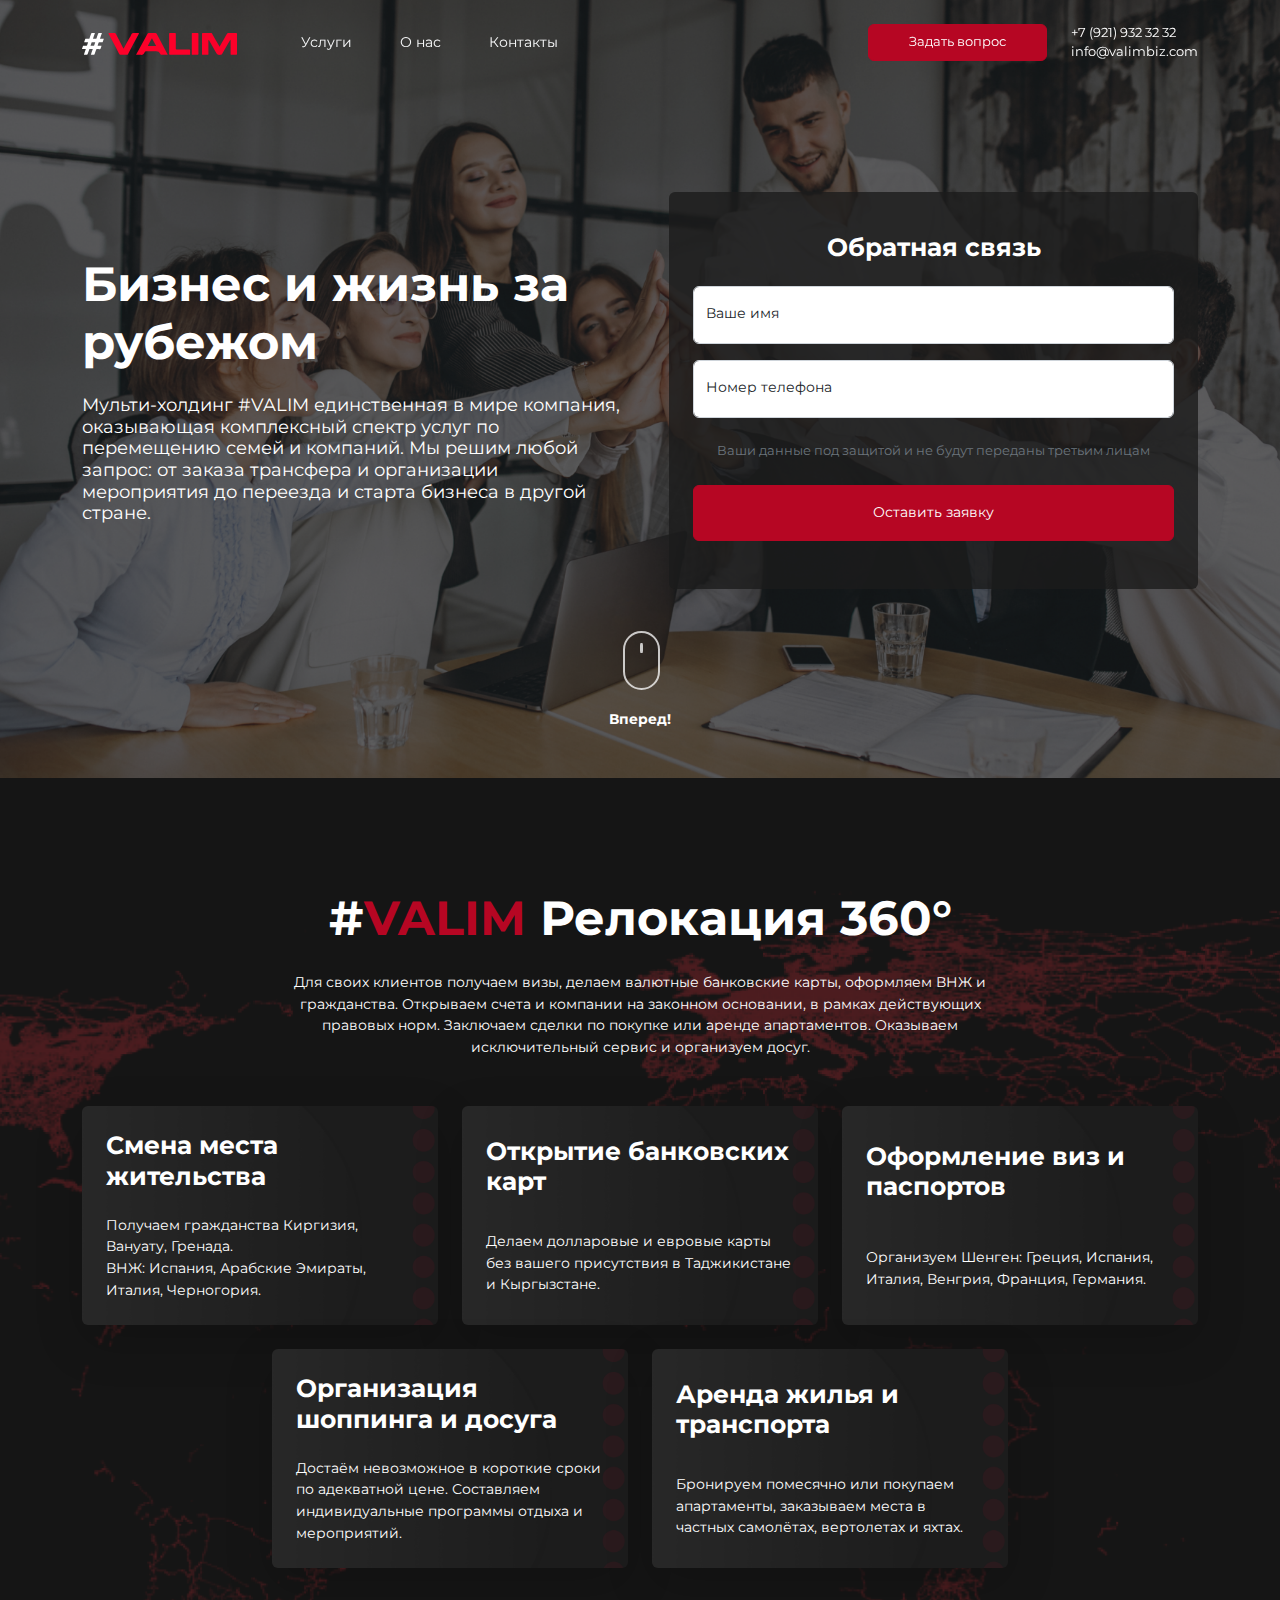
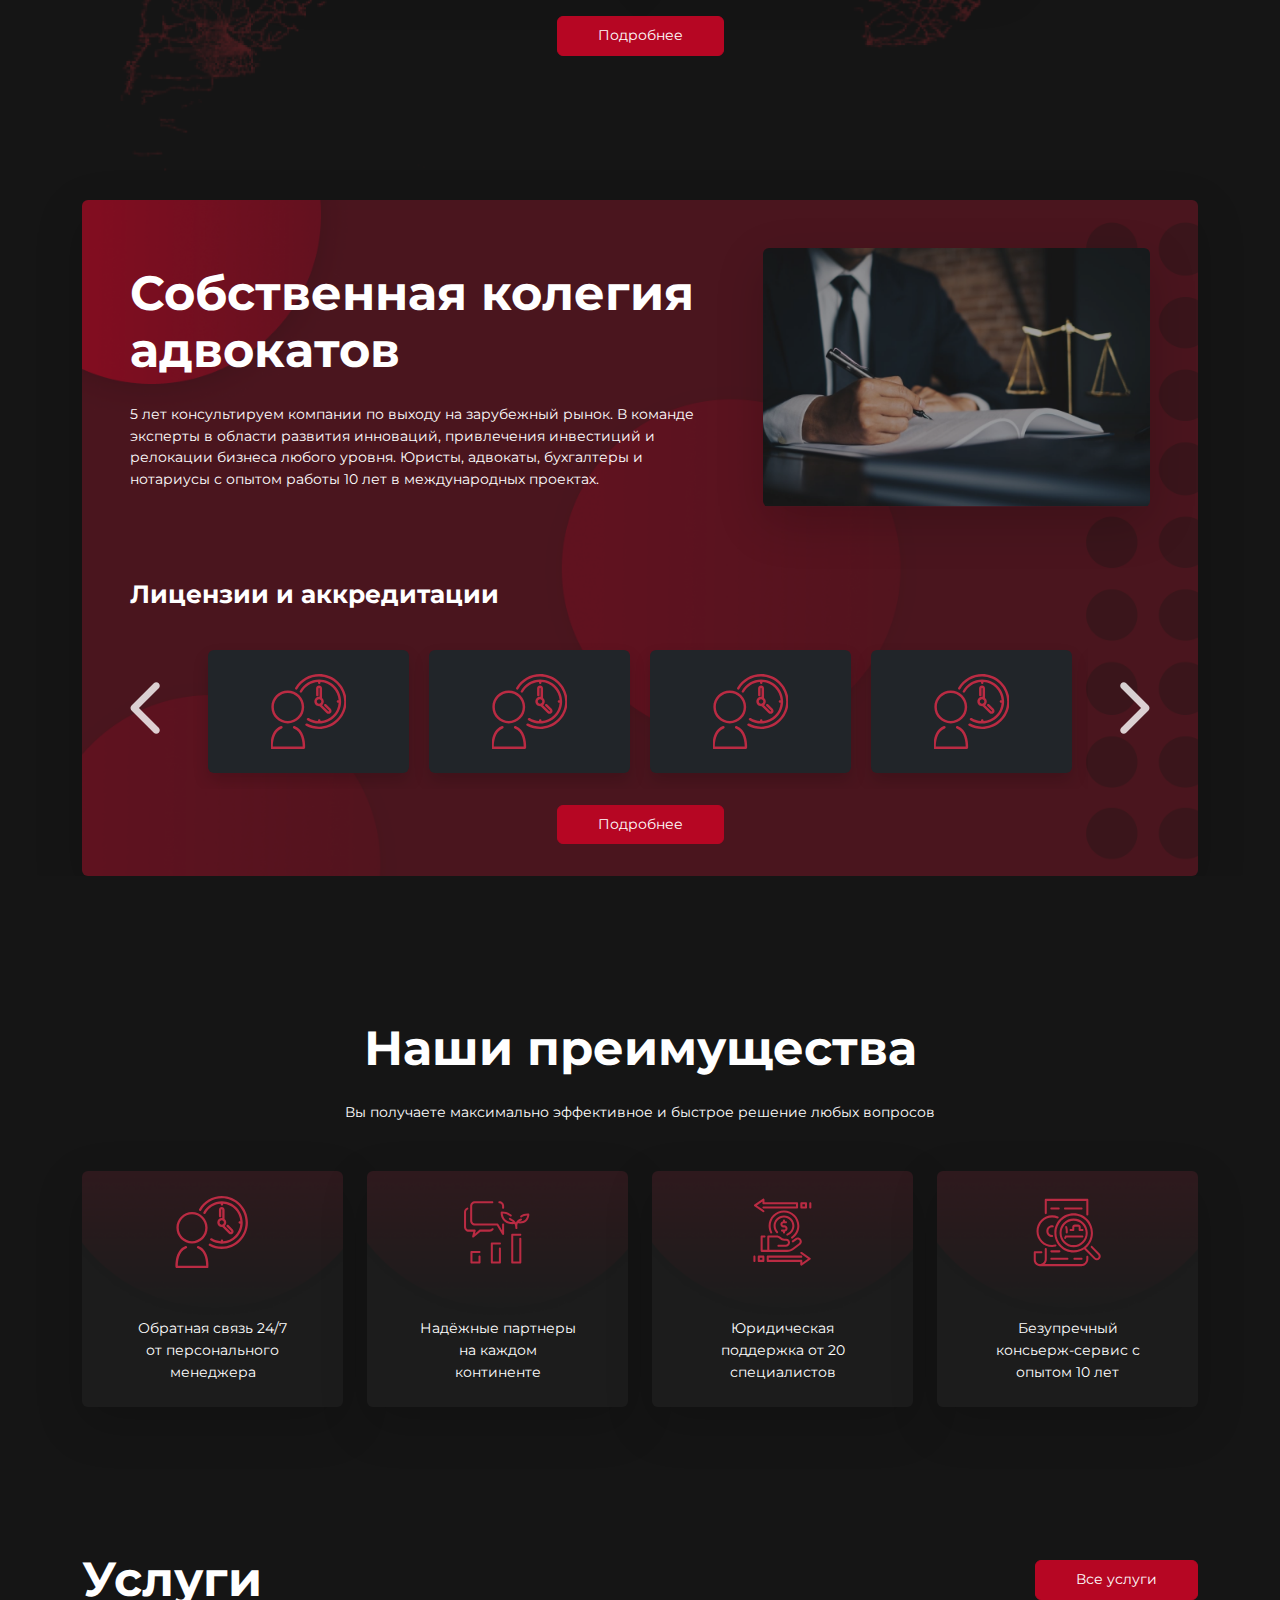
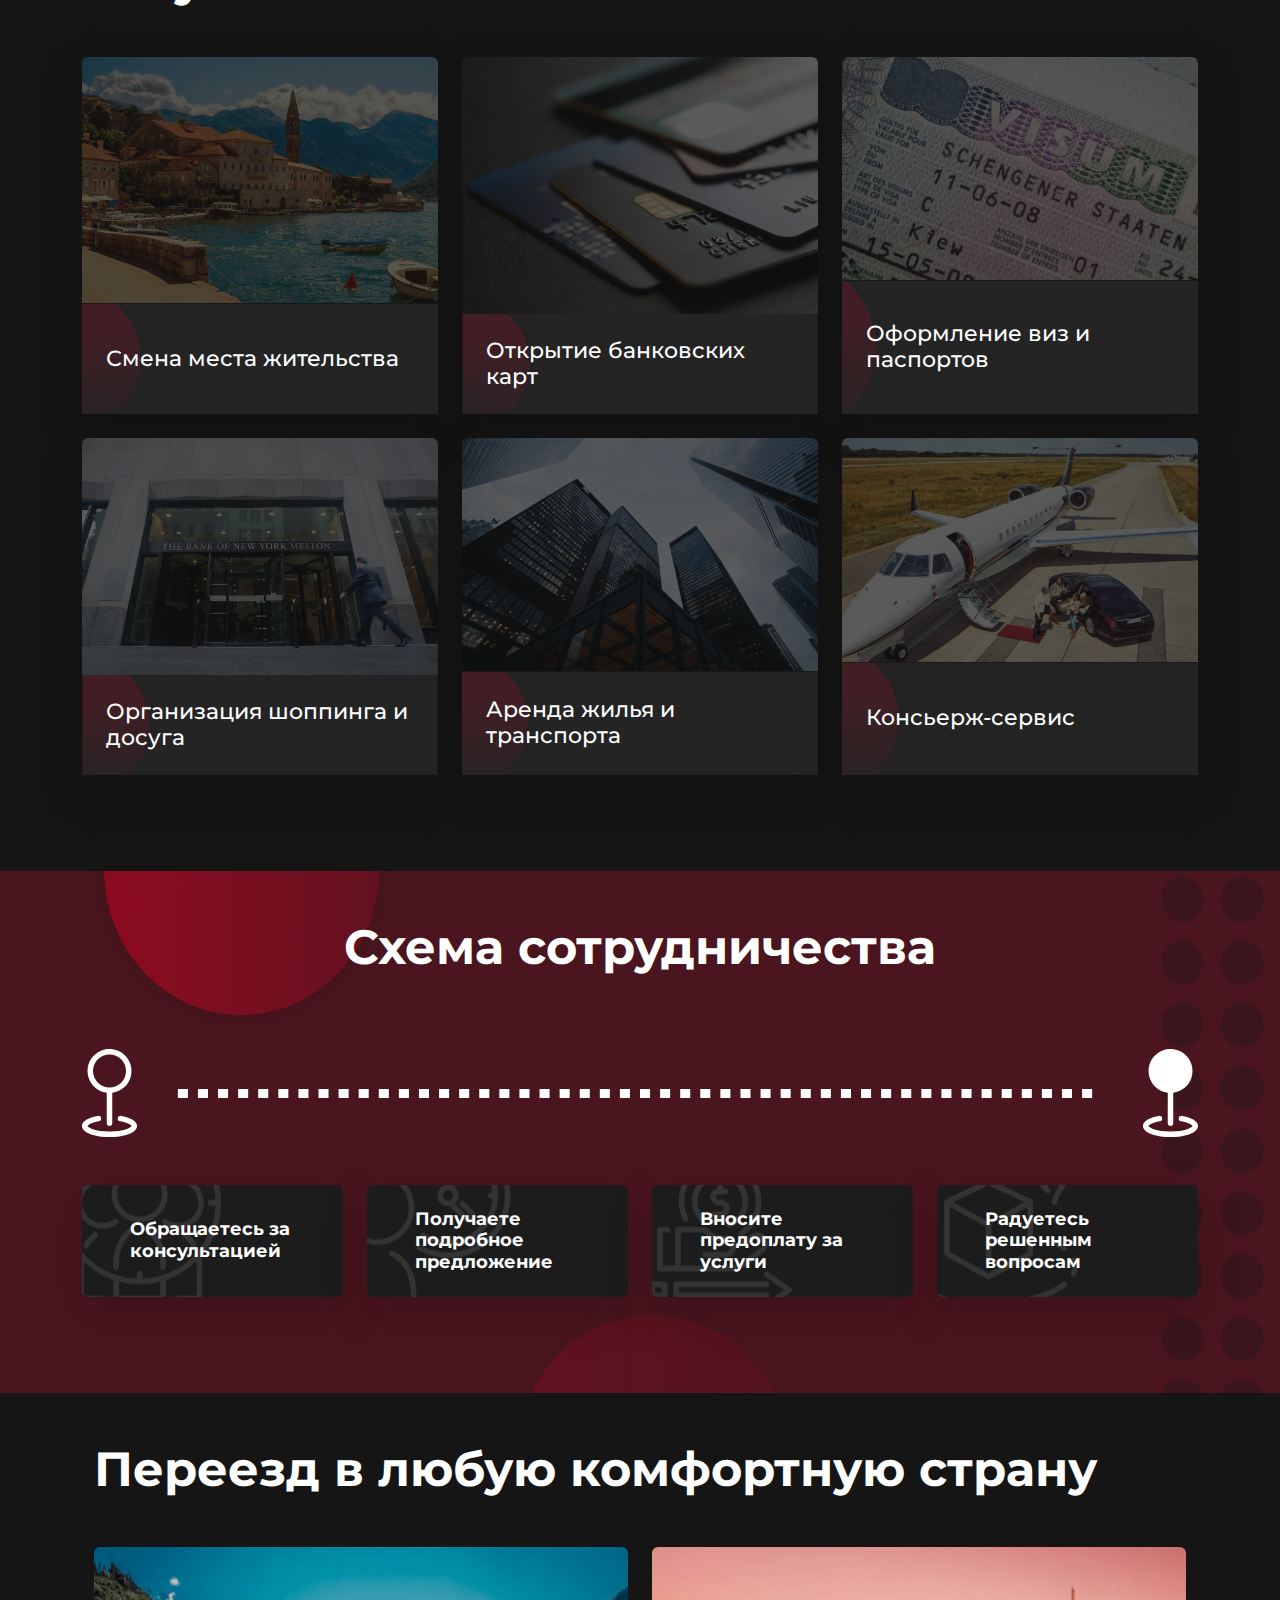
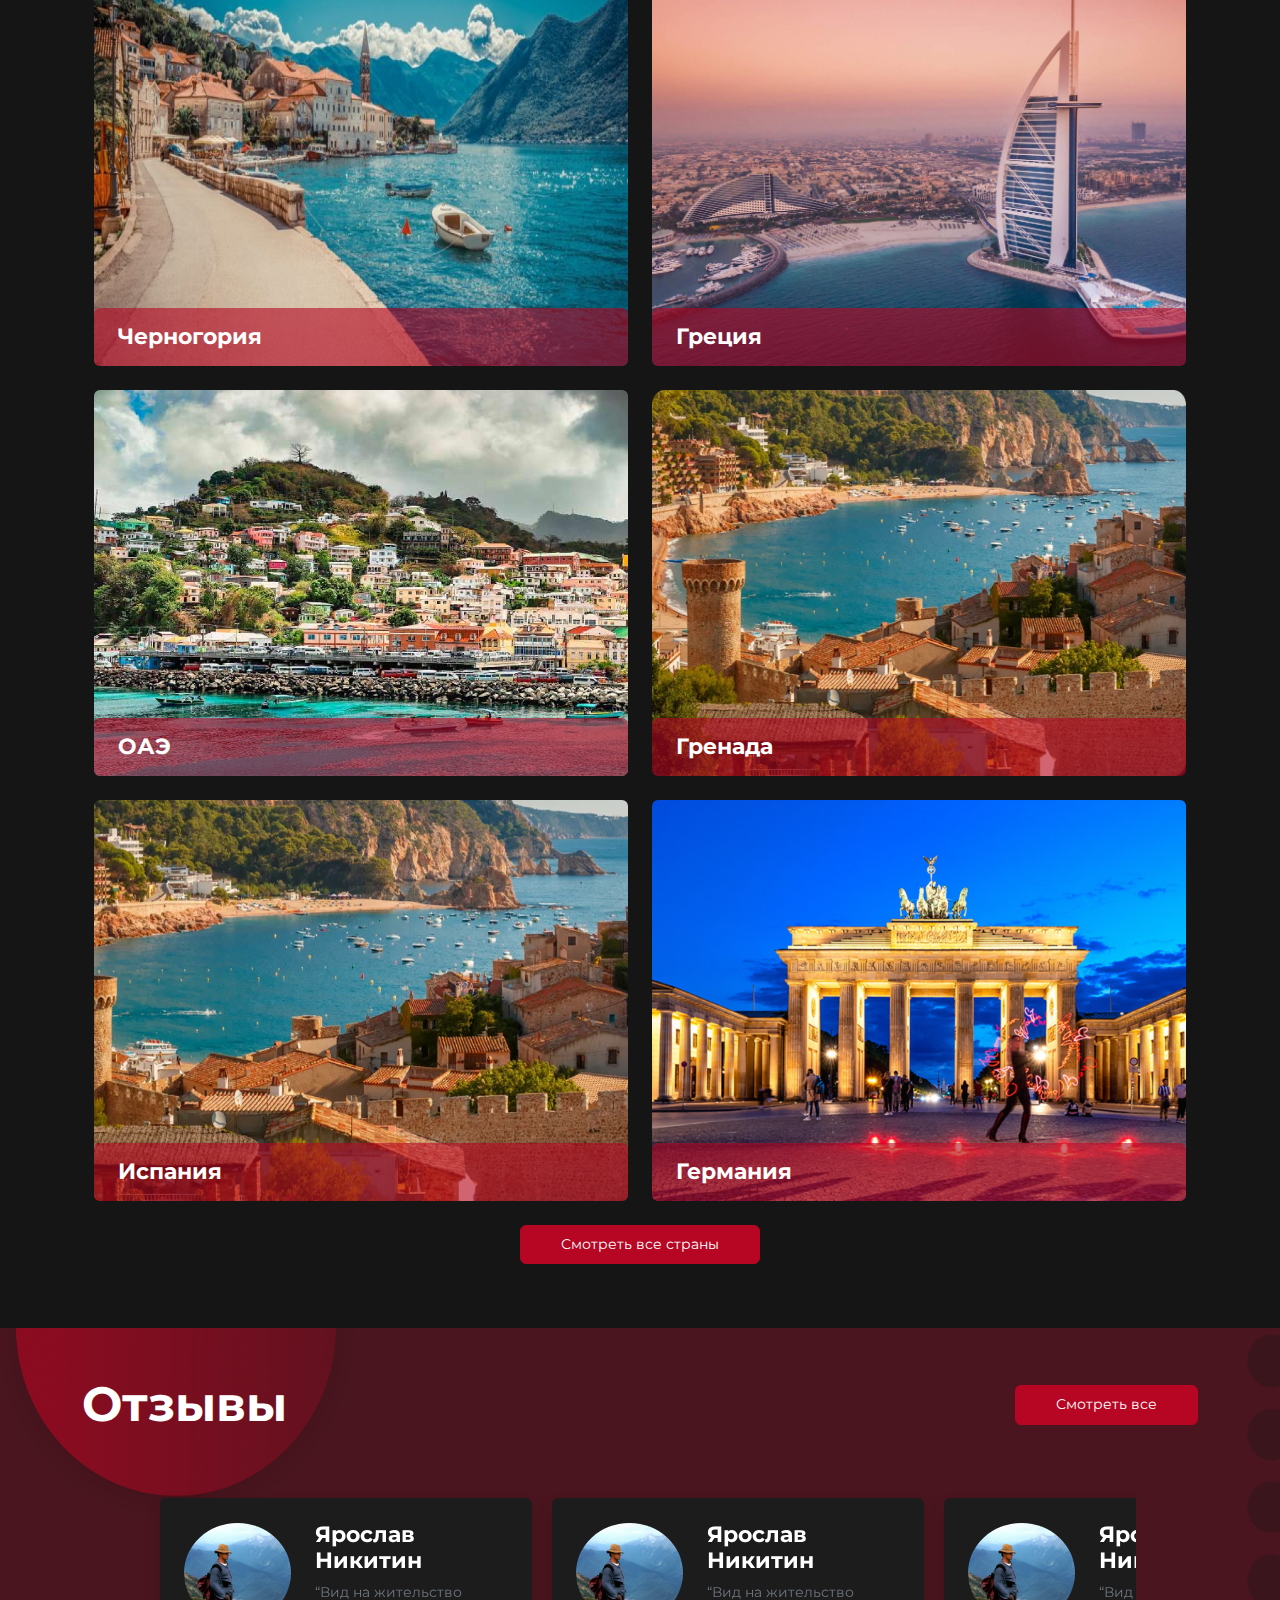
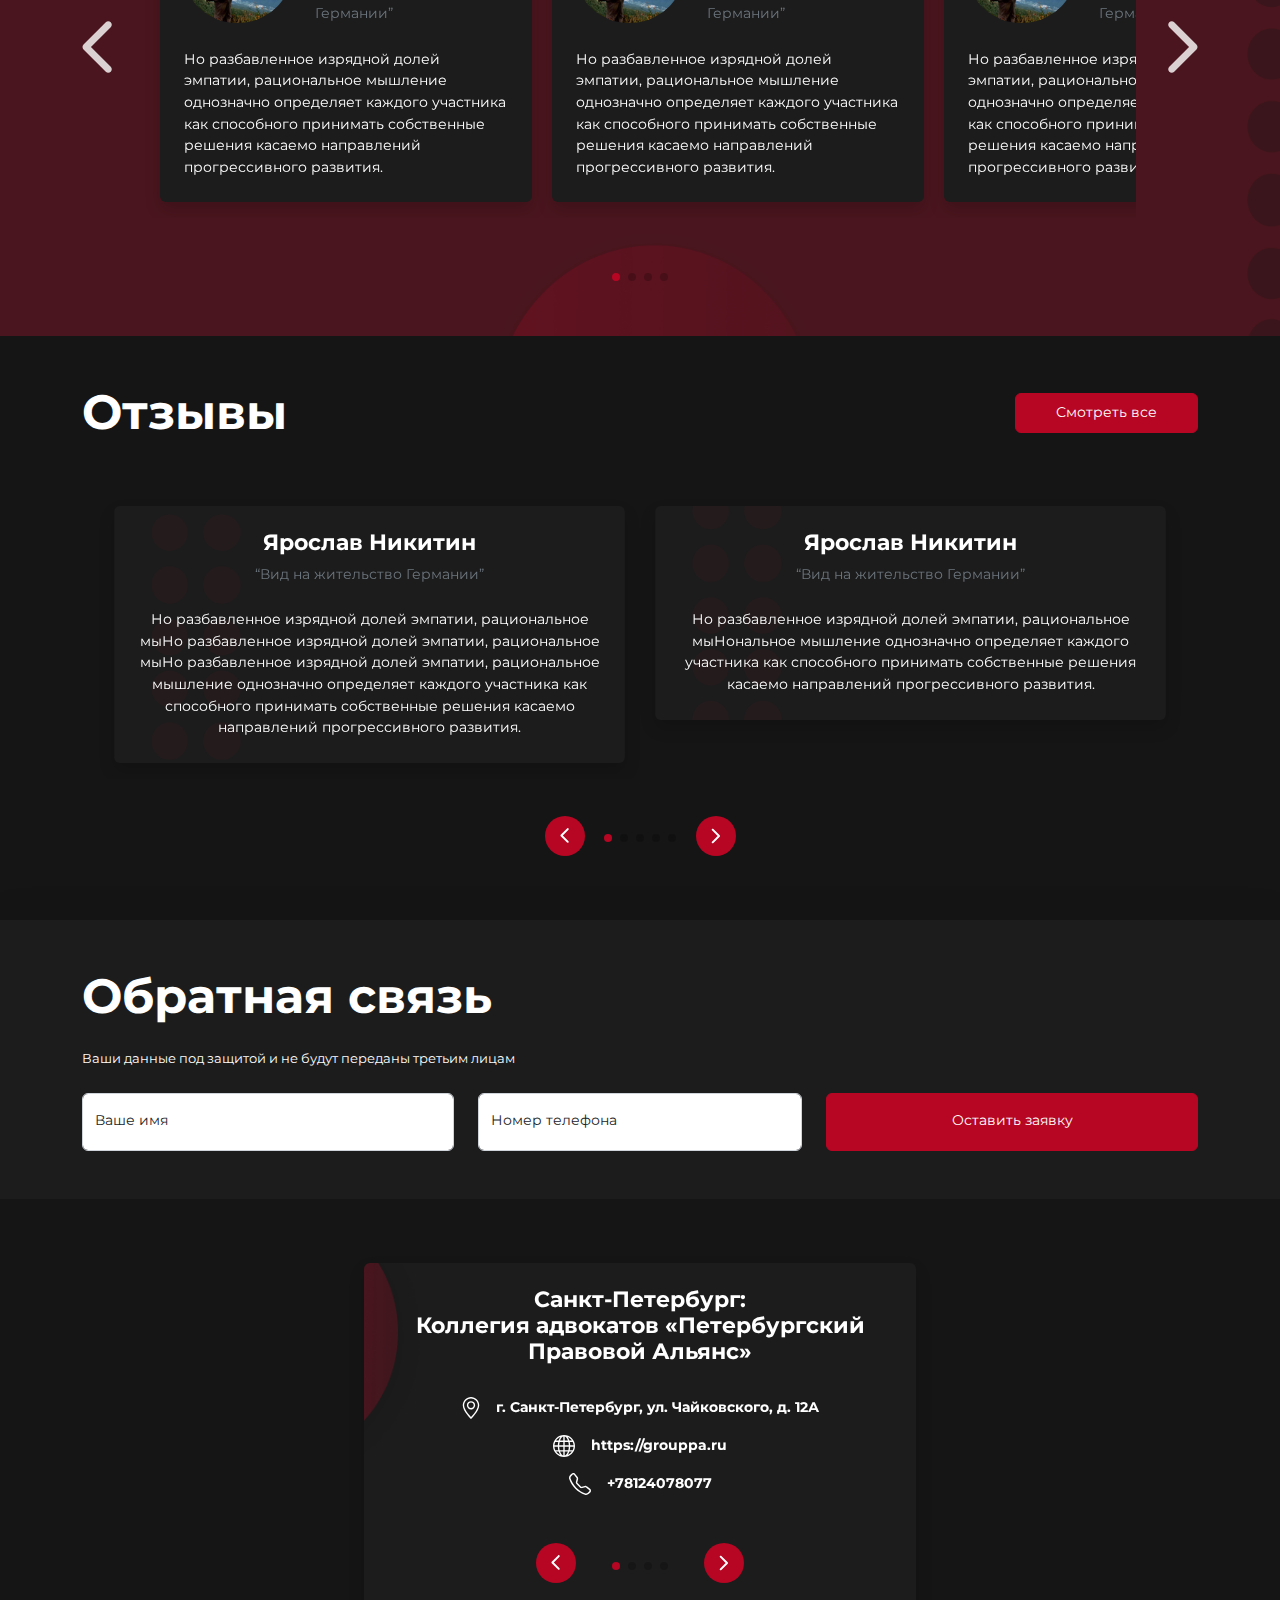
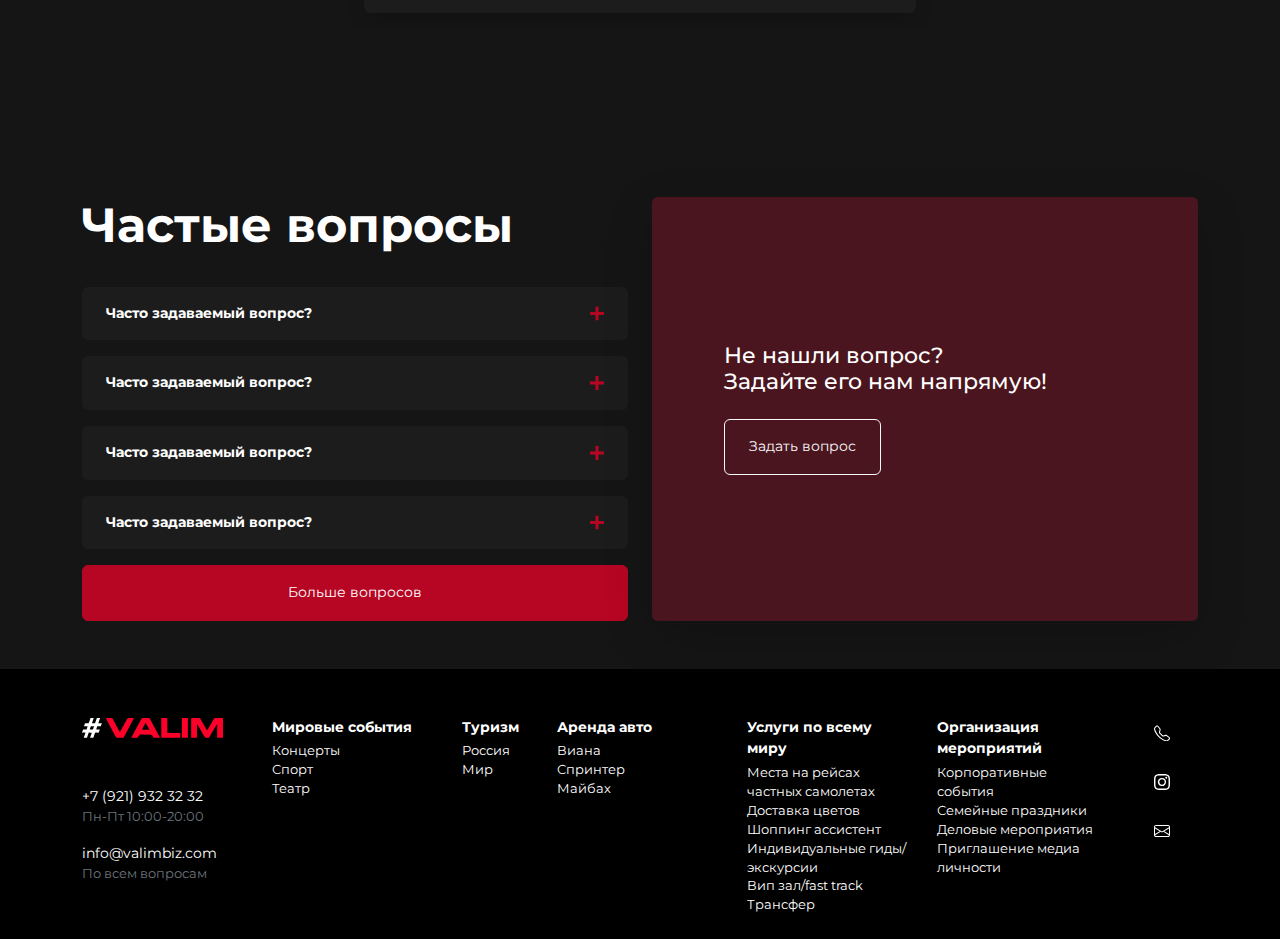
<file: index.html>
<!doctype html>
<html lang="en">
  <head>
    <meta charset="utf-8">
    <meta name="viewport" content="width=device-width, initial-scale=1">
    <title>#VALIM Бизнес - Лучший онлайн сервис для помощи бизнесу</title>
    <link rel="preconnect" href="https://fonts.googleapis.com">
    <link rel="preconnect" href="https://fonts.gstatic.com" crossorigin>
    <link href="https://fonts.googleapis.com/css2?family=Montserrat:wght@400;700&display=swap" rel="stylesheet">
    <link rel="stylesheet" href="./css/style.css">
    <link rel="stylesheet" href="./css/bootstrap.min.css">
    <link
      rel="stylesheet"
      href="https://cdn.jsdelivr.net/npm/swiper/swiper-bundle.min.css"
    />
    <link
      rel="stylesheet"
      href="https://cdnjs.cloudflare.com/ajax/libs/animate.css/4.1.1/animate.min.css"
    />

  </head>
  <body>

    <!-- Modal -->
    <div class="modal fade shadow-lg" id="feedback" tabindex="-1" aria-labelledby="feedbackLabel" aria-hidden="true">
      <div class="modal-dialog modal-dialog-centered">
        <div class="modal-content" style="background-image: url('./img/pattern2.png'); background-repeat: repeat;">
          <div class="modal-header border-0 pt-4">
            <h1 class="modal-title fs-5 ps-3 fw-bold text-white" id="feedbackLabel">Обратная связь</h1>
            <button type="button" class="btn-close btn-close-white" data-bs-dismiss="modal" aria-label="Close"></button>
          </div>
          <div class="modal-body">
            <div class="px-3">
              <div class="form-floating mb-3">
                <input type="text" class="form-control" id="floatingInput" placeholder="Введите ваше имя.." style="background-color: rgba(255,255,255,0.85)">
                <label for="floatingInput">Ваше имя</label>
              </div>
              <div class="form-floating mb-3">
                <input type="tel" class="form-control" id="floatingPassword" placeholder="Введите ваш телефон.." style="background-color: rgba(255,255,255,0.85)">
                <label for="floatingPassword">Ваш телефон</label>
              </div>
              <div class="form-floating mb-3">
                <textarea class="form-control" placeholder="Комментарий (необязательно)" id="floatingTextarea2" style="height: 100px; background-color: rgba(255,255,255,0.85)"></textarea>
                <label for="floatingTextarea2">Комментарий</label>
              </div>
              <p class="m-0 text-white small text-center">Ваши данные под защитой и не будут переданы третьим лицам</p>
            </div>
          </div>
          <div class="modal-footer border-0 justify-content-center pt-0 pb-4">
            <button type="button" class="btn btn-secondary px-5" data-bs-dismiss="modal">Отмена</button>
            <button type="button" class="btn btn-primary px-5 small">Отправить</button>
          </div>
        </div>
      </div>
    </div>



    <div class="container-fluid fixed-top p-0 menu" style="transition:.3s;">
      <div class="container col-9 col-lg-12 p-0">
        <nav class="navbar navbar-expand-lg navbar-dark py-4">
        <div class="container-fluid">
          <a class="navbar-brand" href="#">
            <img src="./img/Group.svg" alt="">
          </a>
          <button class="navbar-toggler" type="button" data-bs-toggle="collapse" data-bs-target="#navbarSupportedContent" aria-controls="navbarSupportedContent" aria-expanded="false" aria-label="Toggle navigation">
            <span class="navbar-toggler-icon"></span>
          </button>
          <div class="collapse navbar-collapse" id="navbarSupportedContent">
            <ul class="navbar-nav me-auto mb-2 my-4 my-lg-0 py-3 py-lg-0 ps-0 ps-lg-4">
              <li class="nav-item">
                <a class="nav-link px-0 px-lg-4 link-light" href="#">Услуги</a>
              </li>
              <li class="nav-item">
                <a class="nav-link px-0 px-lg-4 link-light" href="#">О нас</a>
              </li>
              <li class="nav-item">
                <a class="nav-link px-0 px-lg-4 link-light" href="#">Контакты</a>
              </li>
            </ul>
            <div class="d-flex flex-column flex-lg-row">
              <div class="">
                <a href="#" class="btn btn-primary py-2 px-4 small" data-bs-toggle="modal" data-bs-target="#feedback">
                  <p class="m-0 px-3 small">Задать вопрос</p>
                </a>
              </div>
              <div class="d-flex flex-column ps-0 ps-lg-4 mt-3 mt-lg-0 text-white">
                <p class="m-0 small">+7 (921) 932 32 32</p>
                <p class="m-0 small">info@valimbiz.com</p>
              </div>
            </div>

          </div>
        </div>
      </nav>
      </div>
    </div>
    <section class="utp" style="background-image: url('./img/Frame 1.png'); background-position: center; background-size: cover; background-repeat: no-repeat;">
      <div class="container col-10 col-lg-12 h-100">
        <div class="row py-5 h-100">
          <div class="col-12 col-lg-6 pt-5 mt-5">
            <div class="d-flex flex-column justify-content-end justify-content-lg-center pb-5 pb-lg-0 text-center text-lg-start h-100 text-white pt-0 pt-lg-5 mt-0 mt-lg-0">
              <p class="display-5 fw-bold mb-4">Бизнес и жизнь за рубежом</p>
              <p class="m-0 h5 fw-normal">Мульти-холдинг #VALIM единственная в мире компания, оказывающая комплексный спектр услуг по перемещению семей и компаний. Мы решим любой запрос: от заказа трансфера и организации мероприятия до переезда и старта бизнеса в другой стране.</p>
            </div>
          </div>
          <div class="col-12 col-lg-6 pt-0 mt-0 pt-lg-5 mt-lg-5">
            <div class="d-flex align-items-start align-items-lg-center justify-content-center justify-content-lg-end h-100 pt-0 pt-lg-5 mt-0 mt-lg-0">
              <div class="d-flex flex-column p-4 rounded" style="background: rgba(28, 28, 28, 0.8);">
                <p class="h3 text-center fw-bold pb-4 pt-3 text-white m-0">Обратная связь</p>
                <div class="form-floating mb-3">
                  <input type="text" class="form-control" id="floatingInput" placeholder="Ваше имя">
                  <label for="floatingInput">Ваше имя</label>
                </div>
                <div class="form-floating">
                  <input type="text" class="form-control" id="floatingPassword" placeholder="Номер телефона">
                  <label for="floatingPassword">Номер телефона</label>
                </div>
                <div class="px-4">
                  <p class="m-0 py-4 small text-muted text-center">Ваши данные под защитой и не будут переданы третьим лицам</p>
                </div>
                <a href="#" class="btn btn-primary py-3 px-4 mb-4">
                  <p class="m-0 px-3">Оставить заявку</p>
                </a>
              </div>
            </div>
          </div>
          <div class="col-12 pt-5">
            <a href="#360" class="text-decoration-none">
              <div class="d-flex flex-column h-100 justify-content-center position-relative">
                <div class="fw-bold mt-5 pt-4 text-center text-white">
                  <span>Вперед!</span>
                </div>
                <div class="scroll-downs">
                  <div class="mousey">
                    <div class="scroller"></div>
                  </div>
                </div>
              </div>
            </a>
          </div>
        </div>

      </div>
    </section>

    <section class="360" id="360" style="background-image: url('./img/block-1.png'); background-size: cover; background-position: center; background-repeat: no-repeat;">
      <div class="container col-10 col-lg-12 h-100 py-5">
        <div class="d-flex justify-content-center py-5 mt-3">
          <div class="col-12 col-sm-10 col-lg-8 text-center text-white">
            <p class="display-5 fw-bold mb-4">#<span class="text-primary">VALIM</span> Релокация 360°</p>
            <p class="m-0">Для своих клиентов получаем визы, делаем валютные банковские карты, оформляем ВНЖ и гражданства. Открываем счета и компании на законном основании, в рамках действующих правовых норм. Заключаем сделки по покупке или аренде апартаментов. Оказываем исключительный сервис и организуем досуг.</p>
          </div>
        </div>
        <div class="row row-cols-1 row-cols-sm-2 row-cols-lg-3 justify-content-center gy-4">
          <div class="col">
            <div class="d-flex flex-column justify-content-around p-4 text-white rounded shadow-lg h-100" style="background: url('./img/360-bg.png');  background-size: cover; background-position: center; background-repeat: no-repeat;border-radius:.325rem;">
              <p class="mb-4 fw-bold h3">Смена места жительства</p>
              <p class="m-0">Получаем гражданства Киргизия, Вануату, Гренада. <br>ВНЖ: Испания, Арабские Эмираты, Италия, Черногория.</p>
            </div>
          </div>
          <div class="col">
            <div class="d-flex flex-column justify-content-around p-4 text-white rounded shadow-lg h-100" style="background: url('./img/360-bg.png');  background-size: cover; background-position: center; background-repeat: no-repeat;border-radius:.325rem;">
              <p class="mb-4 fw-bold h3">Открытие банковских карт </p>
              <p class="m-0">Делаем долларовые и евровые карты без вашего присутствия в Таджикистане и Кыргызстане.</p>
            </div>
          </div>
          <div class="col">
            <div class="d-flex flex-column justify-content-around p-4 text-white rounded shadow-lg h-100" style="background: url('./img/360-bg.png');  background-size: cover; background-position: center; background-repeat: no-repeat;border-radius:.325rem;">
              <p class="mb-4 fw-bold h3">Оформление виз и паспортов</p>
              <p class="m-0">Организуем Шенген:  Греция, Испания, Италия, Венгрия, Франция, Германия.</p>
            </div>
          </div>
          <div class="col">
            <div class="d-flex flex-column justify-content-around p-4 text-white rounded shadow-lg h-100" style="background: url('./img/360-bg.png');  background-size: cover; background-position: center; background-repeat: no-repeat;border-radius:.325rem;">
              <p class="mb-4 fw-bold h3">Организация шоппинга и досуга</p>
              <p class="m-0">Достаём невозможное в короткие сроки по адекватной цене. Составляем индивидуальные программы отдыха и мероприятий.</p>
            </div>
          </div>
          <div class="col">
            <div class="d-flex flex-column justify-content-around p-4 text-white rounded shadow-lg h-100" style="background: url('./img/360-bg.png');  background-size: cover; background-position: center; background-repeat: no-repeat;border-radius:.325rem;">
              <p class="mb-4 fw-bold h3">Аренда жилья и транспорта</p>
              <p class="m-0">Бронируем помесячно или покупаем апартаменты, заказываем места в частных самолётах, вертолетах и яхтах.</p>
            </div>
          </div>
        </div>
        <div class="d-flex justify-content-center my-5 pb-0 pb-lg-5">
          <a href="#" class="btn btn-primary py-2 px-4">
            <p class="m-0 px-3">Подробнее</p>
          </a>
        </div>
      </div>
    </section>

    <section class="block-3" style="background: #151515;">
      <div class="container col-10 col-lg-12">
        <div class="shadow-lg rounded px-lg-5 px-4 pt-5 pb-4" style="background: url('./img/block-2.png');  background-size: cover; background-position: center; background-repeat: no-repeat;">
          <div class="row justify-content-center justify-content-lg-between align-items-center gy-4">
            <div class="col-12 col-lg-7 text-center text-lg-start text-white">
              <p class="display-5 fw-bold mb-4">Собственная колегия адвокатов</p>
              <p class="m-0">5 лет консультируем компании по выходу на зарубежный рынок. В команде эксперты в области развития инноваций, привлечения инвестиций и релокации бизнеса любого уровня. Юристы, адвокаты, бухгалтеры и нотариусы с опытом работы 10 лет в международных проектах.</p>
            </div>
            <div class="col-12 col-lg-5">
              <div class="d-flex justify-content-lg-end justify-content-center pt-4 ps-0 ps-lg-4 pt-lg-0">
                <img src="./img/block-2-1.png" class="img-fluid rounded shadow-lg" alt="">
              </div>
            </div>
          </div>
          <div class="text-white pt-5 mt-4">
            <p class="h3 fw-bold mb-4 text-center text-lg-start">Лицензии и аккредитации</p>
            <div class="d-flex align-items-center">
              <div class="swiper-button-prev-1 me-3"></div>
              <div class="swiper utp-slider p-0 p-sm-3 mx-3">
                <div class="swiper-wrapper">
                  <div class="swiper-slide">
                    <div class="d-flex justify-content-center p-4 shadow rounded bg-dark">
                      <img src="./img/customer-engagement.svg" alt="">
                    </div>
                  </div>
                  <div class="swiper-slide">
                    <div class="d-flex justify-content-center p-4 shadow rounded bg-dark">
                      <img src="./img/customer-engagement.svg" alt="">
                    </div>
                  </div>
                  <div class="swiper-slide">
                    <div class="d-flex justify-content-center p-4 shadow rounded bg-dark">
                      <img src="./img/customer-engagement.svg" alt="">
                    </div>
                  </div>
                  <div class="swiper-slide">
                    <div class="d-flex justify-content-center p-4 shadow rounded bg-dark">
                      <img src="./img/customer-engagement.svg" alt="">
                    </div>
                  </div>
                  <div class="swiper-slide">
                    <div class="d-flex justify-content-center p-4 shadow rounded bg-dark">
                      <img src="./img/customer-engagement.svg" alt="">
                    </div>
                  </div>
                  <div class="swiper-slide">
                    <div class="d-flex justify-content-center p-4 shadow rounded bg-dark">
                      <img src="./img/customer-engagement.svg" alt="">
                    </div>
                  </div>
                </div>
              </div>
              <div class="swiper-button-next-2 ms-3"></div>
            </div>
            </div>
            <div class="d-flex justify-content-center pt-3 pb-2">
              <a href="#" class="btn btn-primary py-2 px-4">
                <p class="m-0 px-3">Подробнее</p>
              </a>
            </div>
          </div>
        </div>
      </div>
    </section>

    <section class="block-4 py-5" style="background: #151515;">
      <div class="container col-10 col-lg-12 py-5 my-5">
        <div class="d-flex justify-content-center flex-column align-items-center text-white">
          <p class="display-5 fw-bold mb-4">Наши преимущества</p>
          <p class="m-0">Вы получаете максимально эффективное и быстрое решение любых вопросов</p>
        </div>
        <div class="row row-cols-1 row-cols-sm-2 row-cols-lg-4 pt-5 gy-4 text-white">
          <div class="col">
            <div class="d-flex flex-column align-items-between justify-content-around px-xl-5 px-4 py-4 rounded shadow-lg h-100" style="background: url('./img/advantage-bg.png'); background-size: cover; background-position: center; background-repeat: no-repeat;">
              <img src="./img/v1.svg" height="75" alt="">
              <p class="m-0 pt-5 text-white text-center">Обратная связь 24/7 от персонального менеджера</p>
            </div>
          </div>
          <div class="col">
            <div class="d-flex flex-column align-items-between justify-content-around px-xl-5 px-4 py-4 rounded shadow-lg h-100" style="background: url('./img/advantage-bg.png'); background-size: cover; background-position: center; background-repeat: no-repeat;">
              <img src="./img/v2.svg" height="75" alt="">
              <p class="m-0 pt-5 text-white text-center">Надёжные партнеры на каждом континенте</p>
            </div>
          </div>
          <div class="col">
            <div class="d-flex flex-column align-items-between justify-content-around px-xl-5 px-4 py-4 rounded shadow-lg h-100" style="background: url('./img/advantage-bg.png'); background-size: cover; background-position: center; background-repeat: no-repeat;">
              <img src="./img/v3.svg" height="75" alt="">
              <p class="m-0 pt-5 text-white text-center">Юридическая поддержка от 20 специалистов</p>
            </div>
          </div>
          <div class="col">
            <div class="d-flex flex-column align-items-between justify-content-around px-xl-5 px-4 py-4 rounded shadow-lg h-100" style="background: url('./img/advantage-bg.png'); background-size: cover; background-position: center; background-repeat: no-repeat;">
              <img src="./img/v4.svg" height="75" alt="">
              <p class="m-0 pt-5 text-white text-center">Безупречный консьерж-сервис с опытом 10 лет</p>
            </div>
          </div>
        </div>
      </div>
    </section>


    <section class="block-5" style="background: #151515">
      <div class="container col-10 col-lg-12 pb-5">
        <div class="d-flex flex-column flex-sm-row justify-content-between align-items-start align-items-sm-center text-white">
          <p class="display-5 fw-bold mb-0">Услуги</p>
          <a href="#" class="btn btn-primary py-2 px-4 mt-4 mt-sm-0">
            <p class="m-0 px-3">Все услуги</p>
          </a>
        </div>
        <div class="row row-cols-1 row-cols-sm-2 row-cols-lg-3 py-5  gy-4 text-white">
            <div class="col rounded">
              <a href="#" class="d-flex h-100 text-decoration-none">
                <div class="d-flex flex-column align-items-between justify-content-around rounded shadow-lg uslugi-link">
                  <img src="./img/montenegro_01.png" class="img-fluid rounded-top" alt="">
                  <div class="d-flex h-100 align-items-center uslugi-bg" style="background-image: url('./img/galery2.png'); background-size: cover; background-position: center; background-repeat: no-repeat;">
                    <p class="h4 p-4 rounded-bottom m-0 text-white"><span class="py-2">Смена места жительства</span> </p>
                  </div>
                </div>
              </a>
            </div>
            <div class="col rounded">
              <a href="#" class="d-flex h-100 text-decoration-none">
                <div class="d-flex flex-column align-items-between justify-content-around rounded shadow-lg uslugi-link">
                  <img src="./img/montenegro_02.png" class="img-fluid rounded-top" alt="">
                  <div class="d-flex h-100 align-items-center uslugi-bg" style="background-image: url('./img/galery2.png'); background-size: cover; background-position: center; background-repeat: no-repeat;">
                    <p class="h4 p-4 rounded-bottom m-0 text-white">Открытие банковских карт</p>
                  </div>
                </div>
              </a>
            </div>
            <div class="col rounded">
              <a href="#" class="d-flex h-100 text-decoration-none">
                <div class="d-flex flex-column align-items-between justify-content-around rounded shadow-lg uslugi-link">
                  <div class="">
                    <img src="./img/montenegro_03.png" class="img-fluid rounded-top" alt="">
                  </div>
                  <div class="d-flex align-items-center h-100 uslugi-bg" style="background-image: url('./img/galery2.png'); background-size: cover; background-position: center; background-repeat: no-repeat;">
                    <p class="h4 p-4 rounded-bottom m-0 text-white">Оформление виз и паспортов</p>
                  </div>
                </div>
              </a>
            </div>
            <div class="col rounded">
              <a href="#" class="d-flex h-100 text-decoration-none">
                <div class="d-flex flex-column align-items-between justify-content-around rounded shadow-lg uslugi-link">
                  <img src="./img/montenegro_04.png" class="img-fluid rounded-top" alt="">
                  <div class="d-flex h-100 align-items-center uslugi-bg" style="background-image: url('./img/galery2.png'); background-size: cover; background-position: center; background-repeat: no-repeat;">
                    <p class="h4 p-4 rounded-bottom m-0 text-white">Организация шоппинга и досуга</p>
                  </div>
                </div>
              </a>
            </div>
            <div class="col rounded">
              <a href="#" class="d-flex h-100 w-100 text-decoration-none">
                <div class="d-flex flex-column align-items-between justify-content-around rounded shadow-lg uslugi-link">
                  <img src="./img/montenegro_05.png" class="img-fluid rounded-top" alt="">
                  <div class="d-flex h-100 align-items-center uslugi-bg" style="background-image: url('./img/galery2.png'); background-size: cover; background-position: center; background-repeat: no-repeat;">
                    <p class="h4 p-4 rounded-bottom m-0 text-white">Аренда жилья и транспорта</p>
                  </div>
                </div>
              </a>
            </div>
            <div class="col rounded">
              <a href="#" class="d-flex h-100 text-decoration-none">
                <div class="d-flex flex-column align-items-between justify-content-around rounded shadow-lg uslugi-link">
                  <img src="./img/montenegro_06.png" class="img-fluid rounded-top" alt="">
                  <div class="d-flex h-100 align-items-center uslugi-bg" style="background-image: url('./img/galery2.png'); background-size: cover; background-position: center; background-repeat: no-repeat;">
                    <p class="h4 p-4 rounded-bottom m-0 text-white">Консьерж-сервис</p>
                  </div>
                </div>
              </a>
            </div>
          </div>
        </div>
      </div>
    </section>


    <section class="block-6" style="background:url('./img/block-6.png'); background-size: cover; background-position: center; background-repeat: no-repeat;">
      <div class="container col-10 col-lg-12 py-5">
        <div class="d-flex justify-content-center flex-column align-items-center text-white">
          <p class="display-5 fw-bold mb-4">Схема сотрудничества</p>
        </div>
        <div class="row justify-content-between py-5">
          <div class="col-2 col-lg-1">
            <img src="./img/locat1.svg" class="d-none d-sm-block m-0" alt="">
            <img src="./img/locat1.svg" height="60" class="d-block d-sm-none" alt="">
          </div>
          <div class="col-8 col-lg-10 d-flex justify-content-center align-self-center">
            <img src="./img/Line 8.svg" class="img-fluid" alt="">
          </div>
          <div class="col-2 col-lg-1 d-flex justify-content-end">
            <img src="./img/locat2.svg" class="d-none d-sm-block m-0" alt="">
            <img src="./img/locat2.svg" height="60"class="d-block d-sm-none" alt="">
          </div>
        </div>
        <div class="row row-cols-1 row-cols-sm-2 row-cols-lg-4 gy-4 pb-5 text-white">
          <div class="col">
            <div class="d-flex flex-column px-5 py-4 justify-content-center rounded shadow-lg h-100" style="background: url('./img/sheme1.svg'); background-size: cover; background-position: center; background-repeat: no-repeat;">
              <p class="h5 fw-bold align-self-center m-0 text-white">Обращаетесь за консультацией</p>
            </div>
          </div>
          <div class="col">
            <div class="d-flex flex-column px-5 py-4 justify-content-center rounded shadow-lg h-100" style="background: url('./img/sheme2.svg'); background-size: cover; background-position: center; background-repeat: no-repeat;">
              <p class="h5 fw-bold align-self-center m-0 text-white">Получаете подробное предложение</p>
            </div>
          </div>
          <div class="col">
            <div class="d-flex flex-column px-5 py-4 justify-content-center rounded shadow-lg h-100" style="background: url('./img/sheme3.svg'); background-size: cover; background-position: center; background-repeat: no-repeat;">
              <p class="h5 fw-bold align-self-center m-0 text-white">Вносите предоплату за услуги</p>
            </div>
          </div>
          <div class="col">
            <div class="d-flex flex-column px-5 py-4 justify-content-center rounded shadow-lg h-100" style="background: url('./img/sheme4.svg'); background-size: cover; background-position: center; background-repeat: no-repeat;">
              <p class="h5 fw-bold align-self-center m-0 text-white">Радуетесь решенным вопросам</p>
            </div>
          </div>
        </div>
      </div>
    </section>



    <section class="block-7" style="background:#151515">
      <div class="container col-10 col-lg-12 py-5">
        <div class="container">
          <p class="display-5 fw-bold mb-5 text-white">Переезд в любую комфортную страну</p>
          <div class="row row-cols-1 row-cols-md-2 gy-4 fw-bold">
            <div class="col">
              <a href="#" class="d-flex h-100 text-decoration-none hover link-light">
                <div class="d-flex position-relative w-100 hover-child rounded">
                  <img src="./img/vnz1.png" class="rounded img-fluid w-100" alt="">
                  <p class="position-absolute bottom-0 start-0 px-4 py-3 h4 fw-bold rounded m-0 w-100 text-white" style="background-color: rgba(182, 6, 35,0.6)">Черногория</p>
                </div>
              </a>
            </div>
            <div class="col">
              <a href="#" class="d-flex h-100 text-decoration-none hover link-light">
                <div class="d-flex position-relative w-100 hover-child rounded">
                  <img src="./img/vnz2.png" class="rounded img-fluid w-100" alt="">
                  <p class="position-absolute bottom-0 start-0 px-4 py-3 h4 fw-bold rounded m-0 w-100 text-white" style="background-color: rgba(182, 6, 35,0.6)">Греция</p>
                </div>
              </a>
            </div>
            <div class="col">
              <a href="#" class="d-flex h-100 text-decoration-none hover link-light">
                <div class="d-flex position-relative w-100 hover-child rounded">
                  <img src="./img/vnz3.png" class="rounded img-fluid w-100" alt="">
                  <p class="position-absolute bottom-0 start-0 px-4 py-3 h4 fw-bold rounded m-0 w-100 text-white" style="background-color: rgba(182, 6, 35,0.6)">ОАЭ</p>
                </div>
              </a>
            </div>
            <div class="col">
              <a href="#" class="d-flex h-100 text-decoration-none hover link-light">
                <div class="d-flex position-relative w-100 hover-child rounded">
                  <img src="./img/vnz4.png" class="rounded img-fluid w-100" alt="">
                  <p class="position-absolute bottom-0 start-0 px-4 py-3 h4 fw-bold rounded m-0 w-100 text-white" style="background-color: rgba(182, 6, 35,0.6)">Гренада</p>
                </div>
              </a>
            </div>
            <div class="col">
              <a href="#" class="d-flex h-100 text-decoration-none hover link-light">
                <div class="d-flex position-relative w-100 hover-child rounded">
                  <img src="./img/vnz5.png" class="rounded img-fluid w-100" alt="">
                  <p class="position-absolute bottom-0 start-0 px-4 py-3 h4 fw-bold rounded m-0 w-100 text-white" style="background-color: rgba(182, 6, 35,0.6)">Испания</p>
                </div>
              </a>
            </div>
            <div class="col">
              <a href="#" class="d-flex h-100 text-decoration-none hover link-light">
                <div class="d-flex position-relative w-100 hover-child rounded">
                  <img src="./img/vnz6.png" class="rounded img-fluid w-100" alt="">
                  <p class="position-absolute bottom-0 start-0 px-4 py-3 h4 fw-bold rounded m-0 w-100 text-white" style="background-color: rgba(182, 6, 35,0.6)">Германия</p>
                </div>
              </a>
            </div>

          </div>
          <div class="d-flex justify-content-center pt-4 pb-3">
            <a href="#" class="btn btn-primary py-2 px-4">
              <p class="m-0 px-3">Смотреть все страны</p>
            </a>
          </div>
      </div>
    </section>


    <section class="block-8" style="background:url('./img/block-6.png'); background-size: cover; background-position: center; background-repeat: no-repeat;">
      <div class="container col-10 col-lg-12 py-5">
        <div class="d-flex flex-column flex-sm-row justify-content-between align-items-start align-items-sm-center text-white">
          <p class="display-5 fw-bold mb-0">Отзывы</p>
          <a href="#" class="btn btn-primary py-2 px-4 mt-4 mt-sm-0">
            <p class="m-0 px-3">Смотреть все</p>
          </a>
        </div>
        <div class="d-flex align-items-center py-5">
          <div class="swiper-button-prev-1 me-3 d-none d-sm-block"></div>
          <div class="swiper review-slider p-0 p-sm-3 mx-0 mx-sm-3 position-relative">
            <div class="swiper-wrapper">
              <div class="swiper-slide">
                <div class="p-4 shadow rounded" style="background: #1C1C1C;">
                  <div class="d-flex flex-column flex-sm-row justify-content-center justify-content-sm-start align-items-center">
                    <img src="./img/review.png" class="rounded-circle me-0 me-sm-4" height="100" alt="">
                    <div class="text-white text-center text-sm-start">
                      <p class="h4 fw-bold">Ярослав Никитин</p>
                      <p class="m-0 text-muted">“Вид на жительство Германии”</p>
                    </div>
                  </div>
                  <p class="m-0 pt-4 text-white">Но разбавленное изрядной долей эмпатии, рациональное мышление однозначно определяет каждого участника как способного принимать собственные решения касаемо направлений прогрессивного развития.</p>
                </div>
              </div>
              <div class="swiper-slide">
                <div class="p-4 shadow rounded" style="background: #1C1C1C;">
                  <div class="d-flex flex-column flex-sm-row justify-content-center justify-content-sm-start align-items-center">
                    <img src="./img/review.png" class="rounded-circle me-0 me-sm-4" height="100" alt="">
                    <div class="text-white text-center text-sm-start">
                      <p class="h4 fw-bold">Ярослав Никитин</p>
                      <p class="m-0 text-muted">“Вид на жительство Германии”</p>
                    </div>
                  </div>
                  <p class="m-0 pt-4 text-white">Но разбавленное изрядной долей эмпатии, рациональное мышление однозначно определяет каждого участника как способного принимать собственные решения касаемо направлений прогрессивного развития.</p>
                </div>
              </div>
              <div class="swiper-slide">
                <div class="p-4 shadow rounded" style="background: #1C1C1C;">
                  <div class="d-flex flex-column flex-sm-row justify-content-center justify-content-sm-start align-items-center">
                    <img src="./img/review.png" class="rounded-circle me-0 me-sm-4" height="100" alt="">
                    <div class="text-white text-center text-sm-start">
                      <p class="h4 fw-bold">Ярослав Никитин</p>
                      <p class="m-0 text-muted">“Вид на жительство Германии”</p>
                    </div>
                  </div>
                  <p class="m-0 pt-4 text-white">Но разбавленное изрядной долей эмпатии, рациональное мышление однозначно определяет каждого участника как способного принимать собственные решения касаемо направлений прогрессивного развития.</p>
                </div>
              </div>
              <div class="swiper-slide">
                <div class="p-4 shadow rounded" style="background: #1C1C1C;">
                  <div class="d-flex flex-column flex-sm-row justify-content-center justify-content-sm-start align-items-center">
                    <img src="./img/review.png" class="rounded-circle me-0 me-sm-4" height="100" alt="">
                    <div class="text-white text-center text-sm-start">
                      <p class="h4 fw-bold">Ярослав Никитин</p>
                      <p class="m-0 text-muted">“Вид на жительство Германии”</p>
                    </div>
                  </div>
                  <p class="m-0 pt-4 text-white">Но разбавленное изрядной долей эмпатии, рациональное мышление однозначно определяет каждого участника как способного принимать собственные решения касаемо направлений прогрессивного развития.</p>
                </div>
              </div>

            </div>
          </div>
          <div class="swiper-button-next-2 ms-3 d-none d-sm-block"></div>
        </div>
        <div class="d-flex justify-content-center align-items-center">
          <div class="swiper-button-prev-1 me-3 d-block d-sm-none"></div>
          <div class="swiper-pagination-cust px-3" style="width:fit-content!important;"></div>
          <div class="swiper-button-next-2 ms-3 d-block d-sm-none"></div>
        </div>
      </div>
    </section>



    <section class="block-9" style="background: #151515;">
      <div class="container col-10 col-lg-12 py-5">
        <div class="d-flex flex-column flex-sm-row justify-content-between align-items-start align-items-sm-center text-white">
          <p class="display-5 fw-bold mb-0">Отзывы</p>
          <a href="#" class="btn btn-primary py-2 px-4 mt-4 mt-sm-0">
            <p class="m-0 px-3">Смотреть все</p>
          </a>
        </div>
        <div class="d-flex align-items-center py-5">
          <div class="swiper review2-slider p-0 p-sm-3 mx-0 mx-sm-3">
            <div class="swiper-wrapper">
              <div class="swiper-slide">
                <div class="p-4 shadow rounded h-100" style="background: url('./img/review2.png');  background-size: cover; background-position: center; background-repeat: no-repeat;">
                  <div class="d-flex flex-column justify-content-center align-items-center">
                    <div class="text-white text-center">
                      <p class="h4 fw-bold">Ярослав Никитин</p>
                      <p class="m-0 text-muted">“Вид на жительство Германии”</p>
                    </div>
                  </div>
                  <p class="m-0 pt-4 text-white text-center">Но разбавленное изрядной долей эмпатии, рациональное мыНо разбавленное изрядной долей эмпатии, рациональное мыНо разбавленное изрядной долей эмпатии, рациональное мышление однозначно определяет каждого участника как способного принимать собственные решения касаемо направлений прогрессивного развития.</p>
                </div>
              </div>
              <div class="swiper-slide">
                <div class="p-4 shadow rounded h-100" style="background: url('./img/review2.png');  background-size: cover; background-position: center; background-repeat: no-repeat;">
                  <div class="d-flex flex-column justify-content-center align-items-center">
                    <div class="text-white text-center">
                      <p class="h4 fw-bold">Ярослав Никитин</p>
                      <p class="m-0 text-muted">“Вид на жительство Германии”</p>
                    </div>
                  </div>
                  <p class="m-0 pt-4 text-white text-center">Но разбавленное изрядной долей эмпатии, рациональное мыНональное мышление однозначно определяет каждого участника как способного принимать собственные решения касаемо направлений прогрессивного развития.</p>
                </div>
              </div>
              <div class="swiper-slide">
                <div class="p-4 shadow rounded h-100" style="background: url('./img/review2.png');  background-size: cover; background-position: center; background-repeat: no-repeat;">
                  <div class="d-flex flex-column justify-content-center align-items-center">
                    <div class="text-white text-center">
                      <p class="h4 fw-bold">Ярослав Никитин</p>
                      <p class="m-0 text-muted">“Вид на жительство Германии”</p>
                    </div>
                  </div>
                  <p class="m-0 pt-4 text-white text-center">Н мыНо разбльное мышление однозначно определяет каждого участника как способного принимать собственные решения касаемо направлений прогрессивного развития.</p>
                </div>
              </div>
              <div class="swiper-slide">
                <div class="p-4 shadow rounded h-100" style="background: url('./img/review2.png');  background-size: cover; background-position: center; background-repeat: no-repeat;">
                  <div class="d-flex flex-column justify-content-center align-items-center">
                    <div class="text-white text-center">
                      <p class="h4 fw-bold">Ярослав Никитин</p>
                      <p class="m-0 text-muted">“Вид на жительство Германии”</p>
                    </div>
                  </div>
                  <p class="m-0 pt-4 text-white text-center">Но разбавленное изрядной долей эмпатии, рациональное мыНо разбавленное изрядной долей эмпатии, рациональное мыНо разбавленное изрядной долей эмпатии, рациональное мышление однозначно определяет каждого участника как способного принимать собственные решения касаемо направлений прогрессивного развития.</p>
                </div>
              </div>
              <div class="swiper-slide">
                <div class="p-4 shadow rounded h-100" style="background: url('./img/review2.png');  background-size: cover; background-position: center; background-repeat: no-repeat;">
                  <div class="d-flex flex-column justify-content-center align-items-center">
                    <div class="text-white text-center">
                      <p class="h4 fw-bold">Ярослав Никитин</p>
                      <p class="m-0 text-muted">“Вид на жительство Германии”</p>
                    </div>
                  </div>
                  <p class="m-0 pt-4 text-white text-center">Но рао определяет каждого участника как способного принимать собственные решения касаемо направлений прогрессивного развития.</p>
                </div>
              </div>

            </div>
          </div>
        </div>
        <div class="d-flex justify-content-center align-items-center">
          <div class="swiper-button-prev me-3"></div>
          <div class="swiper-pagination-cust-2 mb-4 px-3" style="width:fit-content!important;"></div>
          <div class="swiper-button-next ms-3"></div>
        </div>
      </div>
    </section>



    <section class="block-10 shadow-lg" style="background: #1C1C1C">
      <div class="container col-10 col-lg-12 py-5">
        <p class="display-5 fw-bold mb-0 text-white text-center text-md-start">Обратная связь</p>
        <p class="m-0 py-4 small text-white text-center text-md-start">Ваши данные под защитой и не будут переданы третьим лицам</p>
        <div class="d-flex flex-column flex-md-row ">
          <div class="col">
            <div class="form-floating">
              <input type="text" class="form-control" id="floatingInput" placeholder="Ваше имя">
              <label for="floatingInput">Ваше имя</label>
            </div>
          </div>
          <div class="col">
            <div class="form-floating mx-0 mx-md-4 my-4 my-md-0">
              <input type="text" class="form-control" id="floatingPassword" placeholder="Номер телефона">
              <label for="floatingPassword">Номер телефона</label>
            </div>
          </div>
          <div class="col">
            <a href="#" class="btn btn-primary py-3 px-4 w-100 h-100">
              <p class="m-0 px-3">Оставить заявку</p>
            </a>
          </div>
        </div>
      </div>
    </section>



    <section class="block-11" style="background: #151515">
      <div class="container col-10 col-lg-6 py-5">
        <div class="d-flex align-items-center">
          <div class="swiper offices-slider p-0 p-sm-3 mx-0 mx-sm-3">
            <div class="swiper-wrapper">
              <div class="swiper-slide">
                <div class="p-4 shadow rounded h-100" style="background: url('./img/adress-bg.png');  background-size: cover; background-position: center; background-repeat: no-repeat;">
                  <div class="d-flex flex-column justify-content-center align-items-center">
                    <div class="text-white text-center">
                      <p class="h4 fw-bold">Санкт-Петербург: <br> Коллегия адвокатов «Петербургский Правовой Альянс»</p>
                    </div>
                    <div class="d-flex flex-column align-items-center my-4 text-white">
                      <div class="d-flex">
                        <img src="./img/geo.svg" alt="">
                        <p class="fw-bold m-0 ms-3 text-center">г. Санкт-Петербург, ул. Чайковского, д. 12А</p>
                      </div>
                      <div class="d-flex my-3">
                        <img src="./img/net.svg" alt="">
                        <p class="fw-bold m-0 ms-3">https://grouppa.ru</p>
                      </div>
                      <div class="d-flex">
                        <img src="./img/telephone.svg" alt="">
                        <p class="fw-bold m-0 ms-3">+78124078077</p>
                      </div>
                    </div>
                  </div>
                  <div class="d-flex justify-content-center align-items-center mt-4">
                    <div class="swiper-button-prev-2 me-3"></div>
                    <div class="swiper-pagination-cust-3 px-3" style="width:fit-content!important;"></div>
                    <div class="swiper-button-next-3 ms-3"></div>
                  </div>
                </div>
              </div>
              <div class="swiper-slide">
                <div class="p-4 shadow rounded h-100" style="background: url('./img/adress-bg.png');  background-size: cover; background-position: center; background-repeat: no-repeat;">
                  <div class="d-flex flex-column justify-content-center align-items-center">
                    <div class="text-white text-center">
                      <p class="h4 fw-bold">Санкт-Петербург: <br> Коллегия адвокатов «Петербургский Правовой Альянс»</p>
                    </div>
                    <div class="d-flex flex-column align-items-center my-4 text-white">
                      <div class="d-flex">
                        <img src="./img/geo.svg" alt="">
                        <p class="fw-bold m-0 ms-3 text-center">г. Санкт-Петербург, ул. Чайковского, д. 12А</p>
                      </div>
                      <div class="d-flex my-3">
                        <img src="./img/net.svg" alt="">
                        <p class="fw-bold m-0 ms-3">https://grouppa.ru</p>
                      </div>
                      <div class="d-flex">
                        <img src="./img/telephone.svg" alt="">
                        <p class="fw-bold m-0 ms-3">+78124078077</p>
                      </div>
                    </div>
                  </div>
                  <div class="d-flex justify-content-center align-items-center mt-4">
                    <div class="swiper-button-prev-2 me-3"></div>
                    <div class="swiper-pagination-cust-3 px-3" style="width:fit-content!important;"></div>
                    <div class="swiper-button-next-3 ms-3"></div>
                  </div>
                </div>
              </div>
              <div class="swiper-slide">
                <div class="p-4 shadow rounded h-100" style="background: url('./img/adress-bg.png');  background-size: cover; background-position: center; background-repeat: no-repeat;">
                  <div class="d-flex flex-column justify-content-center align-items-center">
                    <div class="text-white text-center">
                      <p class="h4 fw-bold">Санкт-Петербург: <br> Коллегия адвокатов «Петербургский Правовой Альянс»</p>
                    </div>
                    <div class="d-flex flex-column align-items-center my-4 text-white">
                      <div class="d-flex">
                        <img src="./img/geo.svg" alt="">
                        <p class="fw-bold m-0 ms-3 text-center">г. Санкт-Петербург, ул. Чайковского, д. 12А</p>
                      </div>
                      <div class="d-flex my-3">
                        <img src="./img/net.svg" alt="">
                        <p class="fw-bold m-0 ms-3">https://grouppa.ru</p>
                      </div>
                      <div class="d-flex">
                        <img src="./img/telephone.svg" alt="">
                        <p class="fw-bold m-0 ms-3">+78124078077</p>
                      </div>
                    </div>
                  </div>
                  <div class="d-flex justify-content-center align-items-center mt-4">
                    <div class="swiper-button-prev-2 me-3"></div>
                    <div class="swiper-pagination-cust-3 px-3" style="width:fit-content!important;"></div>
                    <div class="swiper-button-next-3 ms-3"></div>
                  </div>
                </div>
              </div>
              <div class="swiper-slide">
                <div class="p-4 shadow rounded h-100" style="background: url('./img/adress-bg.png');  background-size: cover; background-position: center; background-repeat: no-repeat;">
                  <div class="d-flex flex-column justify-content-center align-items-center">
                    <div class="text-white text-center">
                      <p class="h4 fw-bold">Санкт-Петербург: <br> Коллегия адвокатов «Петербургский Правовой Альянс»</p>
                    </div>
                    <div class="d-flex flex-column align-items-center my-4 text-white">
                      <div class="d-flex">
                        <img src="./img/geo.svg" alt="">
                        <p class="fw-bold m-0 ms-3 text-center">г. Санкт-Петербург, ул. Чайковского, д. 12А</p>
                      </div>
                      <div class="d-flex my-3">
                        <img src="./img/net.svg" alt="">
                        <p class="fw-bold m-0 ms-3">https://grouppa.ru</p>
                      </div>
                      <div class="d-flex">
                        <img src="./img/telephone.svg" alt="">
                        <p class="fw-bold m-0 ms-3">+78124078077</p>
                      </div>
                    </div>
                  </div>
                  <div class="d-flex justify-content-center align-items-center mt-4">
                    <div class="swiper-button-prev-2 me-3"></div>
                    <div class="swiper-pagination-cust-3 px-3" style="width:fit-content!important;"></div>
                    <div class="swiper-button-next-3 ms-3"></div>
                  </div>
                </div>
              </div>

            </div>
          </div>
        </div>
      </div>
    </section>


    <section class="block-11" style="background: #151515">
      <div class="container col-10 col-lg-12 py-5">
        <div class="row row-cols-lg-2 row-cols-1 gy-4 mt-5">
          <div class="col">
              <div class="d-flex flex-column">
                <p class="display-5 fw-bold mb-4 text-white text-center text-md-start">Частые вопросы</p>
                <div class="text-white rounded px-4 py-3 my-2" style="background: #1C1C1C;">
                  <div class="d-flex justify-content-between header" data-bs-toggle="collapse" href="#collapse1" role="button" aria-expanded="false" aria-controls="collapse1">
                    <p class="m-0 fw-bold">Часто задаваемый вопрос?</p>
                    <img src="./img/Group 414.svg" class="xmark" alt="">
                  </div>
                  <div class="collapse" id="collapse1">
                    <div class="mt-4">
                      Но разбавленное изрядной долей эмпатии, рациональное мышление однозначно определяет каждого участника как способного принимать собственные решения касаемо
                    </div>
                  </div>
                </div>
                <div class="text-white rounded px-4 py-3 my-2" style="background: #1C1C1C;">
                  <div class="d-flex justify-content-between header" data-bs-toggle="collapse" href="#collapse2" role="button" aria-expanded="false" aria-controls="collapse2">
                    <p class="m-0 fw-bold">Часто задаваемый вопрос?</p>
                    <img src="./img/Group 414.svg" class="xmark" alt="">
                  </div>
                  <div class="collapse" id="collapse2">
                    <div class="mt-4">
                      Но разбавленное изрядной долей эмпатии, рациональное мышление однозначно определяет каждого участника как способного принимать собственные решения касаемо
                    </div>
                  </div>
                </div>
                <div class="text-white rounded px-4 py-3 my-2" style="background: #1C1C1C;">
                  <div class="d-flex justify-content-between header" data-bs-toggle="collapse" href="#collapse3" role="button" aria-expanded="false" aria-controls="collapse3">
                    <p class="m-0 fw-bold">Часто задаваемый вопрос?</p>
                    <img src="./img/Group 414.svg" class="xmark" alt="">
                  </div>
                  <div class="collapse" id="collapse3">
                    <div class="mt-4">
                      Но разбавленное изрядной долей эмпатии, рациональное мышление однозначно определяет каждого участника как способного принимать собственные решения касаемо
                    </div>
                  </div>
                </div>
                <div class="text-white rounded px-4 py-3 my-2" style="background: #1C1C1C;">
                  <div class="d-flex justify-content-between header" data-bs-toggle="collapse" href="#collapse4" role="button" aria-expanded="false" aria-controls="collapse4">
                    <p class="m-0 fw-bold">Часто задаваемый вопрос?</p>
                    <img src="./img/Group 414.svg" class="xmark" alt="">
                  </div>
                  <div class="collapse" id="collapse4">
                    <div class="mt-4">
                      Но разбавленное изрядной долей эмпатии, рациональное мышление однозначно определяет каждого участника как способного принимать собственные решения касаемо
                    </div>
                  </div>
                </div>
                <div class="d-flex justify-content-end mt-2">
                  <a href="#" class="btn btn-primary py-3 px-4 w-100 h-100">
                    <p class="m-0 px-3">Больше вопросов</p>
                  </a>
                </div>
              </div>
            </div>
            <div class="col">
              <div class="d-flex align-items-center justify-content-center justify-content-lg-start h-100 w-100 ps-0 ps-lg-4 rounded shadow-lg" style="background: url('./img/image 1.png');background-size: cover; background-repeat: no-repeat;">
                <div class="p-5">
                  <p class="text-white h4">Не нашли вопрос? <br>
Задайте его нам напрямую!</p>
<a href="#" class="text-decoration-none btn btn-outline-light mt-3 px-4 py-3" data-bs-toggle="modal" data-bs-target="#feedback">Задать вопрос</a>
                </div>
              </div>
            </div>
          </div>
        </div>
    </section>


    <section class="menu-footer pb-4" style="background-color:#000000">
      <div class="container">
        <div class="row text-center text-sm-start pt-5">
          <div class="col-12 col-sm-6 col-md-4 col-lg-2">
            <a class="navbar-brand" href="#">
              <img src="./img/Group.svg" height="20" alt="">
            </a>
            <div class="mt-5">
              <p class="mb-0 text-white">+7 (921) 932 32 32</p>
              <p class="small text-secondary">Пн-Пт 10:00-20:00</p>
              <p class="mb-0 text-white">info@valimbiz.com</p>
              <p class="small text-secondary">По всем вопросам</p>
            </div>
          </div>
          <div class="col-12 col-sm-6 col-md-4 col-lg-2 footer-link">
            <a href="#" class="d-block text-decoration-none text-white fw-bold mb-1">Мировые события</a>
            <a href="#" class="small d-block text-decoration-none text-white">Концерты</a>
            <a href="#" class="small d-block text-decoration-none text-white">Спорт</a>
            <a href="#" class="small d-block text-decoration-none text-white">Театр</a>
          </div>
          <div class="col-12 col-sm-6 col-md-4 col-lg-1 footer-link">
            <a href="#" class="d-block text-decoration-none text-white fw-bold mb-1 mt-4 mt-md-0">Туризм</a>
            <a href="#" class="small d-block text-decoration-none text-white">Россия</a>
            <a href="#" class="small d-block text-decoration-none text-white">Мир</a>
          </div>
          <div class="col-12 col-sm-6 col-md-4 col-lg-2 footer-link">
            <a href="#" class="d-block text-decoration-none text-white fw-bold mb-1 mt-4 mt-md-0">Аренда авто</a>
            <a href="#" class="small d-block text-decoration-none text-white">Виана</a>
            <a href="#" class="small d-block text-decoration-none text-white">Спринтер</a>
            <a href="#" class="small d-block text-decoration-none text-white">Майбах</a>
          </div>
          <div class="col-12 col-sm-6 col-md-4 col-lg-2 footer-link">
            <a href="#" class="d-block text-decoration-none text-white fw-bold mb-1 mt-4 mt-md-0">Услуги по всему миру</a>
            <a href="#" class="small d-block text-decoration-none text-white">Места на рейсах частных самолетах</a>
            <a href="#" class="small d-block text-decoration-none text-white">Доставка цветов</a>
            <a href="#" class="small d-block text-decoration-none text-white">Шоппинг ассистент</a>
            <a href="#" class="small d-block text-decoration-none text-white">Индивидуальные гиды/экскурсии</a>
            <a href="#" class="small d-block text-decoration-none text-white">Вип зал/fast track</a>
            <a href="#" class="small d-block text-decoration-none text-white">Трансфер</a>
          </div>
          <div class="col-12 col-sm-6 col-md-4 col-lg-2 footer-link">
            <a href="#" class="d-block text-decoration-none text-white fw-bold mb-1 mt-4 mt-md-0">Организация мероприятий</a>
            <a href="#" class="small d-block text-decoration-none text-white">Корпоративные события</a>
            <a href="#" class="small d-block text-decoration-none text-white">Семейные праздники</a>
            <a href="#" class="small d-block text-decoration-none text-white">Деловые мероприятия</a>
            <a href="#" class="small d-block text-decoration-none text-white">Приглашение медиа личности</a>
          </div>
          <div class="col-12 col-md-12 col-lg-1 d-flex d-lg-block justify-content-evenly justify-content-sm-between">
            <div class="d-flex justify-content-center mb-3 mt-4 mt-lg-0">
              <a href="#" class="icons d-flex align-items-center color p-2 rounded-circle">
                <i class="icons-tel"></i>
              </a>
            </div>
            <div class="d-flex justify-content-center mb-3 mt-4 mt-lg-0">
              <a href="#" class="icons d-flex align-items-center color p-2 rounded-circle">
                <i class="icons-inst"></i>
              </a>
            </div>
            <div class="d-flex justify-content-center mb-3 mt-4 mt-lg-0">
              <a href="#" class="icons d-flex align-items-center color p-2 rounded-circle">
                <i class="icons-mail"></i>
              </a>
            </div>
          </div>
        </div>
      </div>
    </section>



    <script src="https://cdn.jsdelivr.net/npm/bootstrap@5.2.2/dist/js/bootstrap.bundle.min.js" integrity="sha384-OERcA2EqjJCMA+/3y+gxIOqMEjwtxJY7qPCqsdltbNJuaOe923+mo//f6V8Qbsw3" crossorigin="anonymous"></script>
    <script src="https://cdn.jsdelivr.net/npm/swiper/swiper-bundle.min.js"></script>
    <script src="https://code.jquery.com/jquery-3.6.1.min.js" integrity="sha256-o88AwQnZB+VDvE9tvIXrMQaPlFFSUTR+nldQm1LuPXQ=" crossorigin="anonymous"></script>
    <!-- Initialize Swiper -->
    <script src="./js/slider-init.js"></script>

  </body>
</html>
</file>
<file: css/style.css>
@import url('https://fonts.googleapis.com/css2?family=Montserrat:wght@400;700&display=swap');

  body {
    font-family: 'Montserrat', sans-serif!important;
  }
  body{
    overflow-x: hidden;
  }
  body::-webkit-scrollbar-track {
    border-radius: 4px;
    background: #ededed;
  }
  body::-webkit-scrollbar {
    width: 6px !important;
    transition: 0.3s;
      border-radius: 4px;
  }
  body::-webkit-scrollbar-thumb {
    border-radius: 4px;
    background: #B60623;
  }

  .swiper-pagination-bullet-active {
    background: #b60623!important;
}



  .text-overflow-hidden {
    -webkit-line-clamp: 3;
    display: -webkit-box;
    -webkit-box-orient: vertical;
    overflow: hidden;
}
  .text-overflow-hidden-2 {
    -webkit-line-clamp: 2;
    display: -webkit-box;
    -webkit-box-orient: vertical;
    overflow: hidden;
}
.uslugi-bg{
  transition: .3s;
}
.uslugi-link:hover .uslugi-bg{
  background: #B60623!important;
  font-weight: bold;
}
.uslugi-link img{
  opacity: 0.3;
  transition: .3s;
}
.uslugi-link:hover img{
  opacity: 1;
  transition: .3s;
}


.scroll-downs {
  position: absolute;
  top: 0;
  right: 0;
  bottom: 50px;
  left: 0;
  margin: auto;

  width :34px;
  height: 55px;
}
.mousey {
  width: 3px;
  padding: 10px 15px;
  height: 35px;
  border: 2px solid #fff;
  border-radius: 25px;
  opacity: 0.75;
  box-sizing: content-box;
}
.scroller {
  width: 3px;
  height: 10px;
  border-radius: 25%;
  background-color: #fff;
  animation-name: scroll;
  animation-duration: 2.2s;
  animation-timing-function: cubic-bezier(.15,.41,.69,.94);
  animation-iteration-count: infinite;
}
@keyframes scroll {
  0% { opacity: 0; }
  10% { transform: translateY(0); opacity: 1; }
  100% { transform: translateY(15px); opacity: 0;}
}





  .search::placeholder{
      color: white;
      opacity: 1; /* Firefox */
      text-align: center;
      font-size: 14px;
    }

    .fw-semibold{
      font-weight: 600 !important;
    }
    .footer-main-text{
      font-size: 17px;
    }
    .hover-child, .hover-child img, .hover:hover .hover-child p{
      transition: .3s;
    }
    .text-decoration-none{
      outline: none!important
    }
    .hover:hover .hover-child{
      box-shadow: -1px 2px 8px 8px rgba(0, 0, 0, 0.2) !important;
    }
    .hover:hover .hover-child{
      transform: scale(1.01)!important;
    }
    .hover:hover .hover-child p{
      background-color: rgba(29,29,29,0.8)!important;
    }
    .hover:hover .hover-child p{
      background-color: rgba(182, 6, 35,1)!important;
    }
    .default-link a{
      transition: .3s;
    }
    .default-link a:hover{
      color: #B60623 !important;
      text-decoration: underline!important;
    }
    .form-floating::before {
        background-color: #fff0!important;
    }
    .swiper-button-next, .swiper-button-prev {
        position: relative!important;
        top: 0%!important;
        width: calc(var(--swiper-navigation-size)/ 44 * 27);
        height: var(--swiper-navigation-size);
        margin-top: calc(0px - (var(--swiper-navigation-size)/ 2));
        z-index: 10;
        cursor: pointer;
        display: flex;
        align-items: center;
        justify-content: center;
        color: var(--swiper-navigation-color,var(--swiper-theme-color));
    }
    .swiper-horizontal>.swiper-scrollbar, .swiper-scrollbar.swiper-scrollbar-horizontal {
        position: relative!important;
        left: 0%!important;
        bottom: 3px;
        z-index: 50;
        height: 8px!important;
        width: 100%!important;
        background: rgba(0,0,0,.1)!important;
    }
    .swiper-3d .swiper-slide-shadow {
        background: rgba(0,0,0,.15);
        backdrop-filter: blur(4px);
    }

    .swiper-pagination-bullet {
      background: #505050;
    }

    .form-floating::before {
      height: 0% !important;
    }

    .swiper-button-next-2:after, .swiper-rtl .swiper-button-prev-1:after {
        content: url('../img/right.svg')!important;
    }
    .swiper-button-prev-1:after, .swiper-rtl .swiper-button-next-2:after {
        content: url('../img/left.svg')!important;
    }
    .swiper-button-next:after, .swiper-rtl .swiper-button-prev:after {
        content: url('../img/right-red.svg')!important;
    }
    .swiper-button-prev:after, .swiper-rtl .swiper-button-next:after {
        content: url('../img/left-red.svg')!important;
    }
    .swiper-button-next-3:after, .swiper-rtl .swiper-button-prev-2:after {
        content: url('../img/right-red.svg')!important;
    }
    .swiper-button-prev-2:after, .swiper-rtl .swiper-button-next-3:after {
        content: url('../img/left-red.svg')!important;
    }
    .image{
      height: auto;
    }
    .icons {
      width: 33px;
      height: 33px;
    }

    .icons-tel,
    .icons-inst,
    .icons-mail {
      width: 16px;
      height: 16px;
    }

    .icons-tel {
      background: url('../img/icons-tel.svg') center no-repeat;
    }
    .icons-inst {
      background: url('../img/inst.svg') center no-repeat;
    }
    .icons-mail {
      background: url('../img/mail.svg') center no-repeat;
    }
    @media only screen and (min-width: 300px) and (max-width: 768px) {
      .image{
        height: 400px;
        border-radius: .325rem!important;
      }
    }
    @media only screen and (min-width: 300px) and (max-width: 1024px) {
      .utp{
        background-size: cover!important
      }
    }
    @media only screen and (min-width: 769px) {
      .image{
        width: 100%;
      }
    }
</file>
